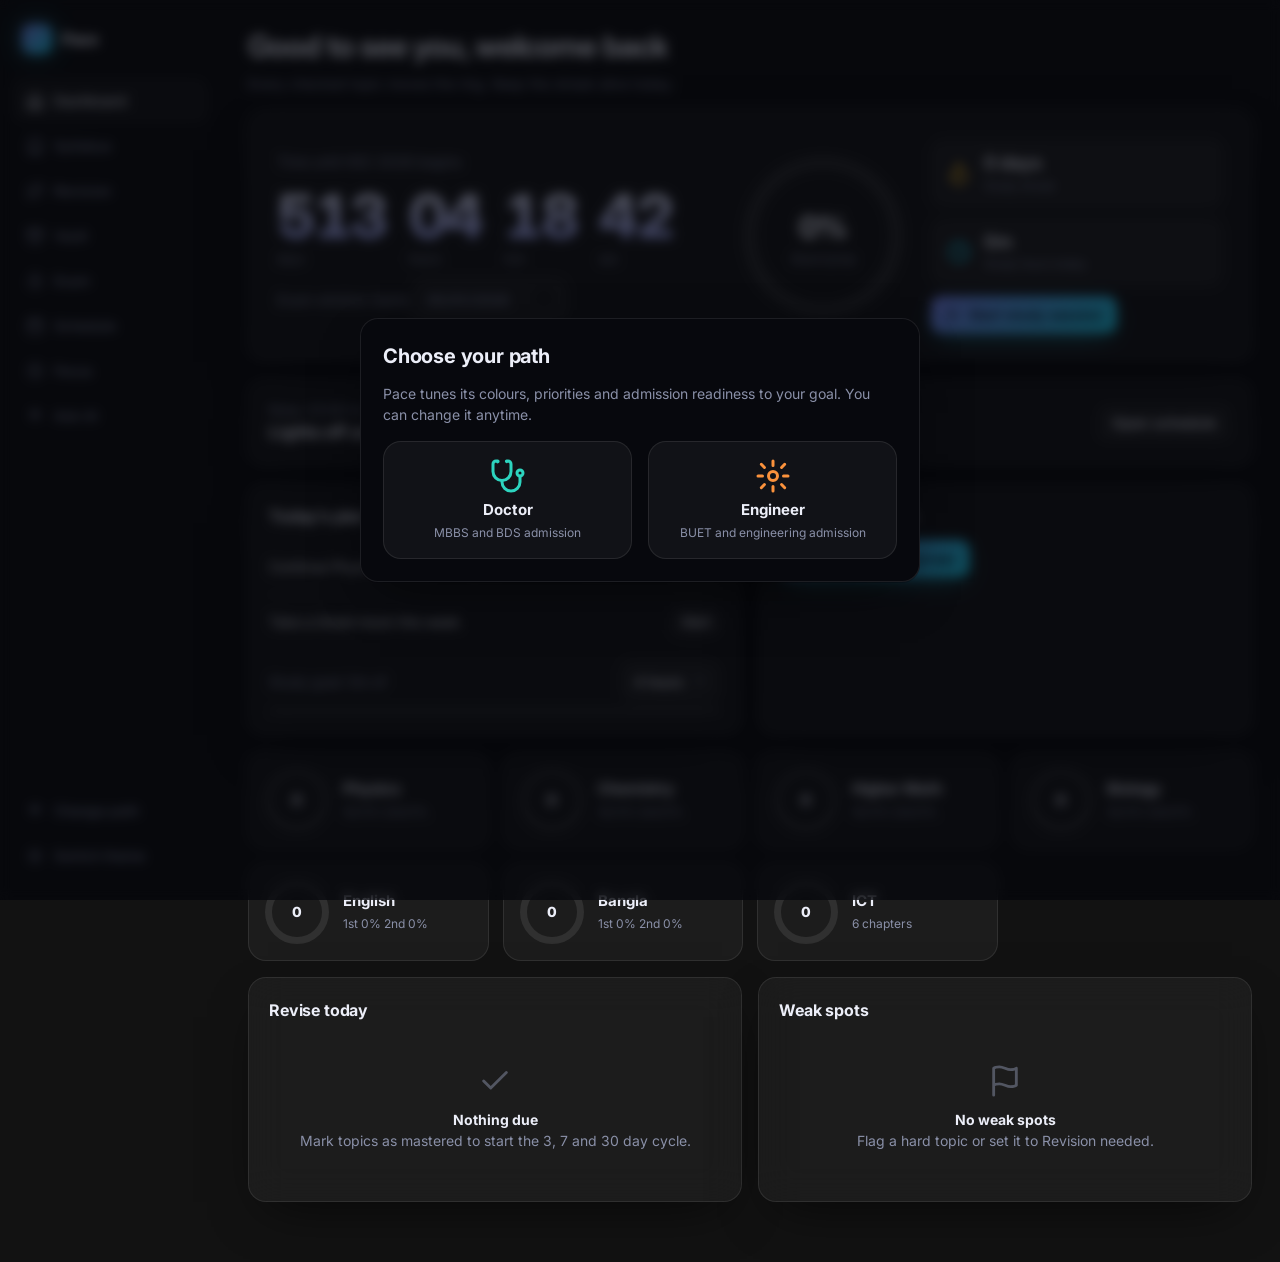
<file: index.html.html>
<!DOCTYPE html>
<html lang="en" data-theme="dark">
<head>
<meta charset="utf-8">
<meta name="viewport" content="width=device-width, initial-scale=1, viewport-fit=cover">
<title>Pace: HSC 2028</title>
<link href="https://fonts.googleapis.com/css2?family=Inter:wght@400;500;600;700;800&display=swap" rel="stylesheet">
<style>
:root{--bg:#07080d;--pan:rgba(255,255,255,.045);--line:rgba(255,255,255,.09);--tx:#eceef8;--mu:#8a90a8;--ind:#818cf8;--mint:#34d399;--cy:#22d3ee;--warn:#fbbf24;--bad:#fb7185;--sh:0 20px 50px -20px rgba(0,0,0,.7);color-scheme:dark;box-sizing:border-box;padding-top:env(safe-area-inset-top,0px);padding-bottom:env(safe-area-inset-bottom,0px)}
:root[data-theme=light]{--bg:#f3f4fb;--pan:rgba(255,255,255,.75);--line:rgba(20,24,60,.11);--tx:#14162b;--mu:#5c617d;--sh:0 20px 40px -24px rgba(30,40,90,.35);color-scheme:light}
*{box-sizing:border-box}html{scroll-padding-top:env(safe-area-inset-top,0px)}
body{margin:0;min-height:100vh;font:14px/1.5 Inter,system-ui,"Noto Sans Bengali",sans-serif;color:var(--tx);background:radial-gradient(60% 45% at 12% -8%,rgba(99,102,241,.3),transparent),radial-gradient(40% 35% at 100% 0,rgba(34,211,238,.15),transparent),radial-gradient(35% 30% at 70% 100%,rgba(52,211,153,.1),transparent),var(--bg);background-attachment:fixed}
button,input,select{font:inherit;color:inherit}button{cursor:pointer}
:focus-visible{outline:2px solid var(--cy);outline-offset:2px}
.shell{display:grid;grid-template-columns:220px minmax(0,1fr);max-width:1280px;margin:auto}
nav{position:sticky;top:0;height:100vh;padding:24px 14px;display:flex;flex-direction:column;gap:4px}
.logo{display:flex;align-items:center;gap:10px;font-weight:800;font-size:16px;letter-spacing:-.02em;padding:0 8px 22px}
.logo i{width:30px;height:30px;border-radius:9px;background:linear-gradient(135deg,var(--ind),var(--cy) 60%,var(--mint));box-shadow:0 0 24px rgba(34,211,238,.45)}
nav button{display:flex;gap:10px;align-items:center;padding:10px 12px;border-radius:10px;border:0;background:none;color:var(--mu);font-weight:500;transition:.2s}
nav button:hover{color:var(--tx)}nav button.on{background:var(--pan);color:var(--tx);box-shadow:inset 0 0 0 1px var(--line)}
.sp{flex:1}
main{padding:24px 28px 60px;min-width:0}
h1{font-size:clamp(22px,3vw,30px);letter-spacing:-.03em;margin:0 0 4px;font-weight:700}h2{font-size:16px;margin:0 0 12px;letter-spacing:-.01em}
.mu{color:var(--mu)}.glass{background:var(--pan);border:1px solid var(--line);border-radius:18px;backdrop-filter:blur(18px);-webkit-backdrop-filter:blur(18px);box-shadow:var(--sh)}
.pad{padding:20px}.row{display:flex;gap:12px;align-items:center;flex-wrap:wrap}.g2{display:grid;grid-template-columns:1fr 1fr;gap:16px}.mt{margin-top:16px}
.hero{display:grid;grid-template-columns:1.5fr auto 1fr;gap:28px;align-items:center;padding:28px;position:relative;overflow:hidden}
.hero:before{content:"";position:absolute;width:340px;height:340px;right:-90px;top:-150px;background:radial-gradient(circle,rgba(99,102,241,.35),transparent 65%);pointer-events:none}
.cd{display:flex;gap:clamp(10px,2vw,22px);margin:14px 0 10px}.cd div{display:flex;flex-direction:column}
.cd b{font-size:clamp(34px,6vw,60px);line-height:1;font-weight:800;letter-spacing:-.04em;font-variant-numeric:tabular-nums;background:linear-gradient(180deg,var(--tx),var(--ind) 130%,var(--cy));-webkit-background-clip:text;background-clip:text;color:transparent}
.cd span{font-size:12px;color:var(--mu);margin-top:4px}
.rg{position:relative;display:grid;place-items:center}.rg div{position:absolute;text-align:center}.rg b{font-size:30px;font-weight:800;letter-spacing:-.03em}.rg span{display:block;font-size:12px;color:var(--mu)}
.an{animation:dash 1.3s cubic-bezier(.2,.8,.2,1)}@keyframes dash{from{stroke-dashoffset:var(--c)}}
.stat{display:flex;gap:12px;align-items:center;padding:12px 14px;border-radius:14px;background:var(--pan);border:1px solid var(--line);margin-bottom:10px}
.stat svg{flex:none}.stat b{font-size:18px;display:block;line-height:1.2}.stat small{color:var(--mu);font-size:12px}
.btn{border:1px solid var(--line);background:var(--pan);border-radius:10px;padding:8px 14px;font-weight:600;display:inline-flex;gap:8px;align-items:center;transition:.2s}
.btn:hover{border-color:var(--ind);transform:translateY(-1px)}.btn.pri{background:linear-gradient(135deg,#6366f1,#22d3ee);border:0;color:#04101a;box-shadow:0 8px 24px -8px rgba(34,211,238,.6)}
.btn.sm{padding:5px 10px;font-size:12px}
.sg{display:grid;grid-template-columns:repeat(auto-fill,minmax(210px,1fr));gap:14px;margin-top:16px}
.sc{padding:16px;display:flex;gap:14px;align-items:center;border:1px solid var(--line);border-radius:18px;background:var(--pan);text-align:left;transition:.25s}
.sc:hover{transform:translateY(-3px);border-color:var(--c);box-shadow:0 14px 34px -16px var(--c)}
.sc b{display:block;font-size:15px}.sc small{color:var(--mu);font-size:12px}
.tabs{display:flex;gap:8px;overflow-x:auto;padding-bottom:6px;margin:14px 0}.tabs button{flex:none;border:1px solid var(--line);background:var(--pan);border-radius:999px;padding:7px 14px;font-weight:500;display:flex;gap:8px;align-items:center}
.tabs button.on{border-color:var(--c,var(--ind));box-shadow:0 0 0 1px var(--c,var(--ind)) inset}.dot{width:8px;height:8px;border-radius:50%;background:var(--c)}
.ch{border:1px solid var(--line);border-radius:14px;margin-bottom:10px;background:var(--pan);overflow:hidden}
.chh{width:100%;display:grid;grid-template-columns:1fr 110px 16px;gap:14px;align-items:center;padding:14px 16px;border:0;background:none;text-align:left}
.bar{height:6px;border-radius:9px;background:var(--line);overflow:hidden}.bar i{display:block;height:100%;border-radius:9px;background:linear-gradient(90deg,var(--ind),var(--cy),var(--mint));transition:width .6s}
.chv{transition:.25s;color:var(--mu)}.ch.o .chv{transform:rotate(90deg)}
.tp{display:none;border-top:1px solid var(--line);padding:6px 16px 10px}.ch.o .tp{display:block;animation:in .25s}@keyframes in{from{opacity:0;transform:translateY(-4px)}}
.cks{display:flex;flex-wrap:wrap;gap:6px;padding:10px 0}.ckc{border:1px solid var(--line);background:none;border-radius:99px;padding:4px 11px;font-size:12px;color:var(--mu);transition:.2s}.ckc.on{background:color-mix(in srgb,var(--mint) 18%,transparent);border-color:var(--mint);color:var(--mint)}
.t{display:flex;align-items:center;gap:10px;padding:8px 0}.t span:first-child{flex:1}
.pill{border:1px solid color-mix(in srgb,var(--c) 45%,transparent);background:color-mix(in srgb,var(--c) 14%,transparent);color:var(--c);border-radius:999px;padding:4px 11px;font-size:12px;font-weight:600;min-width:112px;transition:.2s}
.pill:active{transform:scale(.94)}
.fl{border:0;background:none;color:var(--mu);padding:4px;border-radius:8px}.fl.on{color:var(--bad);background:rgba(251,113,133,.14)}
.seg{display:inline-flex;border:1px solid var(--line);border-radius:10px;padding:3px;background:var(--pan)}.seg button{border:0;background:none;padding:6px 14px;border-radius:8px;color:var(--mu);font-weight:600}.seg button.on{background:var(--ind);color:#080a18}
.it{display:flex;gap:12px;align-items:center;padding:12px 0;border-top:1px solid var(--line)}.it:first-of-type{border-top:0}.it>div{flex:1;min-width:0}
.tag{font-size:11px;padding:2px 8px;border-radius:99px;border:1px solid var(--line);color:var(--mu);margin-right:4px;display:inline-block;margin-top:4px}
.empty{text-align:center;padding:30px 14px;color:var(--mu)}.empty svg{opacity:.5;margin-bottom:6px}
.tw{overflow-x:auto}table{border-collapse:collapse;width:100%;min-width:560px}th,td{padding:8px 6px;text-align:center;border-bottom:1px solid var(--line);font-size:12px}td:first-child,th:first-child{text-align:left;font-weight:500;position:sticky;left:0;background:color-mix(in srgb,var(--bg) 88%,transparent)}
.ck{width:26px;height:26px;border-radius:8px;border:1px solid var(--line);background:none;color:transparent;transition:.2s}.ck.on{background:var(--mint);border-color:var(--mint);color:#04140d}
.big{font-size:clamp(48px,10vw,84px);font-weight:800;letter-spacing:-.05em;font-variant-numeric:tabular-nums;text-align:center;margin:10px 0}
select,input[type=number],input[type=date],#q{background:var(--pan);border:1px solid var(--line);border-radius:10px;padding:8px 10px}
.msgs{display:flex;flex-direction:column;gap:12px;min-height:260px;max-height:52vh;overflow-y:auto;padding:4px}
.m{max-width:88%;padding:12px 14px;border-radius:14px;border:1px solid var(--line)}.m.u{align-self:flex-end;background:linear-gradient(135deg,rgba(99,102,241,.35),rgba(34,211,238,.2))}.m.a{background:var(--pan)}.m ul{margin:0;padding-left:18px}.m li{margin:3px 0}
.sk{background:linear-gradient(90deg,var(--pan),var(--line),var(--pan));background-size:200% 100%;animation:sh 1.2s infinite;border-radius:16px}@keyframes sh{to{background-position:-200% 0}}
.ov{position:fixed;inset:0;background:rgba(3,4,10,.65);backdrop-filter:blur(6px);display:grid;place-items:center;z-index:50;padding:16px;animation:fd .2s}@keyframes fd{from{opacity:0}}
.md{width:min(380px,100%);padding:22px;background:var(--bg);animation:pop .28s cubic-bezier(.2,.9,.3,1.2)}@keyframes pop{from{transform:scale(.92) translateY(10px);opacity:0}}
[data-tip]{position:relative}[data-tip]:hover:after{content:attr(data-tip);position:absolute;bottom:calc(100% + 6px);left:50%;transform:translateX(-50%);background:#0b0d18;color:#fff;border:1px solid rgba(255,255,255,.15);padding:4px 9px;border-radius:7px;font-size:11px;white-space:nowrap;pointer-events:none;z-index:30}
@media(max-width:900px){.hero{grid-template-columns:1fr;justify-items:start}.g2{grid-template-columns:1fr}}
@media(max-width:820px){.shell{display:block}nav{position:fixed;top:auto;left:0;right:0;bottom:0;height:auto;flex-direction:row;justify-content:space-around;padding:6px 6px calc(6px + env(safe-area-inset-bottom,0px));background:color-mix(in srgb,var(--bg) 82%,transparent);backdrop-filter:blur(18px);-webkit-backdrop-filter:blur(18px);border-top:1px solid var(--line);z-index:20}nav button{flex-direction:column;font-size:10px;gap:2px;padding:6px 4px}.logo,.sp,nav .th{display:none}main{padding:16px 14px 100px}.chh{grid-template-columns:1fr 60px 16px}.pill{min-width:92px}}
:root[data-track=doc]{--ind:#2dd4bf;--cy:#7dd3fc;--mint:#4ade80;--warn:#fb7185;--g1:45,212,191;--g2:56,189,248}:root[data-track=eng]{--ind:#fb923c;--cy:#38bdf8;--warn:#fde047;--g1:251,146,60;--g2:56,189,248}
:root[data-track=doc]:not([data-theme=light]){--bg:#03100f}:root[data-track=eng]:not([data-theme=light]){--bg:#0c0a09}
:root[data-track] body{background:radial-gradient(60% 45% at 12% -8%,rgba(var(--g1),.28),transparent),radial-gradient(40% 35% at 100% 0,rgba(var(--g2),.14),transparent),radial-gradient(35% 30% at 70% 100%,rgba(var(--g2),.08),transparent),var(--bg);background-attachment:fixed}
:root[data-track] .hero:before{background:radial-gradient(circle,rgba(var(--g1),.35),transparent 65%)}:root[data-track] .btn.pri,:root[data-track] .logo i{background:linear-gradient(135deg,var(--ind),var(--cy))}
select,input[type=number],input[type=date],input[type=time],input.fi,#q{appearance:none;-webkit-appearance:none;background-color:var(--pan);border:1px solid var(--line);border-radius:12px;padding:9px 13px;font-weight:500;transition:.2s;min-height:40px}
select{padding-right:36px;cursor:pointer;background-image:url("data:image/svg+xml;utf8,<svg xmlns='http://www.w3.org/2000/svg' width='14' height='14' viewBox='0 0 24 24' fill='none' stroke='%238a90a8' stroke-width='2.5' stroke-linecap='round' stroke-linejoin='round'><path d='m6 9 6 6 6-6'/></svg>");background-repeat:no-repeat;background-position:right 13px center}
select:hover,input:hover{border-color:color-mix(in srgb,var(--ind) 60%,var(--line))}select:focus,input:focus{outline:0;border-color:var(--ind);box-shadow:0 0 0 3px color-mix(in srgb,var(--ind) 24%,transparent)}option{background:#12141c;color:#eceef8}
:root:not([data-theme=light]) input::-webkit-calendar-picker-indicator{filter:invert(1)}input::-webkit-calendar-picker-indicator{opacity:.6;cursor:pointer}
.chips{display:flex;flex-wrap:wrap;gap:6px}.ck:disabled{opacity:.35;cursor:not-allowed}.cur{background:linear-gradient(90deg,color-mix(in srgb,var(--ind) 16%,transparent),transparent);border-left:2px solid var(--ind);padding-left:10px}
.hero>*{position:relative;z-index:1}.hero>.deco{position:absolute;z-index:0;right:-6px;bottom:-14px;width:min(340px,80%);opacity:.9;pointer-events:none}.deco svg{width:100%;height:auto;display:block}
.ecg{stroke-dasharray:420;animation:ecg 3.4s linear infinite}@keyframes ecg{from{stroke-dashoffset:420}to{stroke-dashoffset:-420}}.gear{transform-box:fill-box;transform-origin:center;animation:spin 48s linear infinite}@keyframes spin{to{transform:rotate(360deg)}}
:root[data-track=eng] body:before,:root[data-track=doc] body:before{content:"";position:fixed;inset:0;z-index:-1;pointer-events:none;-webkit-mask-image:radial-gradient(75% 60% at 50% 0,#000,transparent);mask-image:radial-gradient(75% 60% at 50% 0,#000,transparent)}
:root[data-track=eng] body:before{background-image:linear-gradient(rgba(var(--g1),.06) 1px,transparent 1px),linear-gradient(90deg,rgba(var(--g1),.06) 1px,transparent 1px);background-size:44px 44px}:root[data-track=doc] body:before{background-image:radial-gradient(rgba(var(--g1),.2) 1px,transparent 1.6px);background-size:26px 26px}
@media(max-width:820px){nav button{font-size:9px;padding:6px 1px;min-width:0}}
@media(prefers-reduced-motion:reduce){*{animation:none!important;transition:none!important}}
</style>
</head>
<body>
<div class="shell">
<nav>
<div class="logo"><i></i>Pace</div>
<button data-a="v" data-v="home" data-ic="home">Dashboard</button>
<button data-a="v" data-v="syl" data-ic="book">Syllabus</button>
<button data-a="v" data-v="rev" data-ic="repeat">Revision</button>
<button data-a="v" data-v="vault" data-ic="archive">Vault</button>
<button data-a="v" data-v="mock" data-ic="timer">Exam</button>
<button data-a="v" data-v="plan" data-ic="cal">Schedule</button>
<button data-a="v" data-v="focus" data-ic="clock">Focus</button>
<button data-a="v" data-v="ai" data-ic="spark">Ask AI</button>
<div class="sp"></div>
<button class="th" data-a="track" data-t="" data-ic="spark">Change path</button><button class="th" data-a="theme" data-ic="sun">Switch theme</button>
</nav>
<main id="app"></main>
</div>
<div id="mod"></div><div id="trk"></div>
<script>
const $=s=>document.querySelector(s),DAY=864e5,pad=n=>String(n).padStart(2,'0');
const IC={home:'<path d="m3 9 9-7 9 7v11a2 2 0 0 1-2 2H5a2 2 0 0 1-2-2z"/><path d="M9 22V12h6v10"/>',book:'<path d="M4 19.5v-15A2.5 2.5 0 0 1 6.5 2H20v20H6.5a2.5 2.5 0 0 1 0-5H20"/>',repeat:'<path d="m17 2 4 4-4 4"/><path d="M3 11v-1a4 4 0 0 1 4-4h14"/><path d="m7 22-4-4 4-4"/><path d="M21 13v1a4 4 0 0 1-4 4H3"/>',archive:'<rect width="20" height="5" x="2" y="3" rx="1"/><path d="M4 8v11a2 2 0 0 0 2 2h12a2 2 0 0 0 2-2V8M10 12h4"/>',timer:'<path d="M10 2h4M12 14l3-3"/><circle cx="12" cy="14" r="8"/>',spark:'<path d="m12 3 1.9 5.1L19 10l-5.1 1.9L12 17l-1.9-5.1L5 10l5.1-1.9z"/>',flame:'<path d="M8.5 14.5A2.5 2.5 0 0 0 11 12c0-1.4-.5-2-1-3-1.1-2.1-.2-4 2-6 .5 2.5 2 4.9 4 6.5 2 1.6 3 3.5 3 5.5a7 7 0 1 1-14 0c0-1.2.4-2.4 1-3a2.5 2.5 0 0 0 2.5 2.5z"/>',flag:'<path d="M4 15s1-1 4-1 5 2 8 2 4-1 4-1V3s-1 1-4 1-5-2-8-2-4 1-4 1zM4 22v-7"/>',play:'<path d="m6 3 14 9-14 9z"/>',pause:'<path d="M6 4h4v16H6zM14 4h4v16h-4z"/>',sun:'<circle cx="12" cy="12" r="4"/><path d="M12 2v2M12 20v2M4.9 4.9l1.4 1.4M17.7 17.7l1.4 1.4M2 12h2M20 12h2M4.9 19.1l1.4-1.4M17.7 6.3l1.4-1.4"/>',send:'<path d="m22 2-7 20-4-9-9-4z"/><path d="M22 2 11 13"/>',chev:'<path d="m9 18 6-6-6-6"/>',clock:'<circle cx="12" cy="12" r="9"/><path d="M12 7v5l3 2"/>',check:'<path d="M20 6 9 17l-5-5"/>',inbox:'<path d="M22 12h-6l-2 3h-4l-2-3H2"/><path d="M5.5 5.1 2 12v6a2 2 0 0 0 2 2h16a2 2 0 0 0 2-2v-6l-3.5-6.9A2 2 0 0 0 16.7 4H7.3a2 2 0 0 0-1.8 1.1z"/>'};
const ic=(n,z=18,c='currentColor')=>`<svg width="${z}" height="${z}" viewBox="0 0 24 24" fill="none" stroke="${c}" stroke-width="2" stroke-linecap="round" stroke-linejoin="round">${IC[n]}</svg>`;
const TS={a:'Theory|Math problems|Board MCQs|CQ writing',b:'Theory|Diagrams & terms|Board MCQs|CQ writing',c:'Theory|Practical & coding|Board MCQs|CQ writing',d:'Rules & concepts|Practice sets|Board MCQs|Writing practice'};
const SUBJ=[
{id:'phy',n:'Physics',s:'Phy',c:'#818cf8',t:'a',p:['Physical World & Measurement|Vectors|Dynamics|Newtonian Mechanics|Work, Energy & Power|Gravitation|Structural Properties of Matter|Periodic Motion|Waves|Ideal Gas & Kinetic Theory','Thermodynamics|Static Electricity|Current Electricity|Magnetic Effects & Magnetism|Electromagnetic Induction & AC|Geometrical Optics|Physical Optics|Introduction to Modern Physics|Atomic Model & Nuclear Physics|Semiconductors & Electronics|Astronomy']},
{id:'che',n:'Chemistry',s:'Chem',c:'#34d399',t:'a',p:['Laboratory Safety|Qualitative Chemistry|Periodic Properties & Chemical Bonding|Chemical Changes|Vocational Chemistry','Environmental Chemistry|Organic Chemistry|Quantitative Chemistry|Electrochemistry|Economic Chemistry']},
{id:'mat',n:'Higher Math',s:'Math',c:'#22d3ee',t:'a',p:['Matrices & Determinants|Vectors|Straight Lines|Circles|Permutation & Combination|Trigonometric Ratios of Associated Angles|Trigonometric Functions & Equations|Functions & Graphs|Differentiation|Integration','Real Numbers & Inequalities|Complex Numbers|Polynomials & Equations|Binomial Expansion|Conics|Inverse Trigonometric Functions|Statics|Dynamics|Probability']},
{id:'bio',n:'Biology',s:'Bio',c:'#a3e635',t:'b',p:['Cell & its Structure|Cell Division|Cell Chemistry|Microbes|Algae & Fungi|Bryophyta & Pteridophyta|Angiosperms & Tissues|Plant Physiology|Plant Reproduction|Biotechnology','Animal Diversity|Digestion & Absorption|Blood & Circulation|Respiration & Excretion|Locomotion|Coordination & Nervous System|Reproduction & Development|Genetics & Evolution|Immunity|Animal Behaviour']},
{id:'eng',n:'English',s:'Eng',c:'#f0abfc',t:'d',p:['Reading Comprehension|Vocabulary & Cloze Tests|Seen Comprehension|Paragraph & Dialogue|Letters & Applications','Grammar: Tenses & Voice|Grammar: Transformation|Completing Sentences|Report & Newspaper Writing|Composition & Translation']},
{id:'ban',n:'Bangla',s:'Ban',c:'#fb923c',t:'d',p:['Prose|Poetry|Novel|Drama|Short Stories','Grammar & Phonetics|Word Formation & Idioms|Correct Spelling|Letters & Applications|Composition & Summary']},
{id:'ict',n:'ICT',s:'ICT',c:'#60a5fa',t:'c',p:['ICT in Global Context|Communication Systems & Networking|Number Systems & Digital Devices|Web Design & HTML','Programming Language (C)|Database Management']}];
TS.e='Concepts & rules|Practice sets|Board MCQs|CQ & writing';
const LS={},CK=['Class done','Book practice','Question bank','Revision','Exam given','CQ','MCQ','Short questions'],ckn=c=>CK.filter((_,b)=>(S.ck[c]>>b)&1).length,sp=id=>SUBJ.find(s=>s.id==id);
const EN=[['Myths and Literature','Myths of Bengal; Icarus; The Legend of Gazi; Khona'],['Education and Life','The Parrot’s Tale; Education and Technology; Children in School; Civic Engagement'],['Art and Craft','What is Beauty; Folk Music; Art; Craft'],['History','July Uprising: A Transformative Movement; Transformative Speeches; Great Women'],['Human Rights','Are We Aware of These Rights-I; Are We Aware of These Rights-II; Rights to Health and Education; Coal Miners; Frederick Douglass'],['Dreams','What is a Dream; Dreams in Literature'],['Youthful Achievers','Brojen Das: On Crossing the English Channel; Scaling a Mountain Peak; The Unbeaten Girls'],['Relationships','Family Relationship; Warmth in Relationships; A Mother in Mannville; Love']];
const bg=(s,t)=>s.split(';').map(x=>x.split('/')).map(([a,b])=>[t+a,b]);
const BN=[...bg('বাঙ্গালার নব্য লেখকদিগের প্রতি নিবেদন/বঙ্কিমচন্দ্র চট্টোপাধ্যায়;অপরিচিতা/রবীন্দ্রনাথ ঠাকুর;সাহিত্যে খেলা/প্রমথ চৌধুরী;বিলাসী/শরৎচন্দ্র চট্টোপাধ্যায়;অর্ধাঙ্গী/রোকেয়া সাখাওয়াত হোসেন;যৌবনের গান/কাজী নজরুল ইসলাম;জীবন ও বৃক্ষ/মোতাহের হোসেন চৌধুরী;গন্তব্য কাবুল/সৈয়দ মুজতবা আলী;মাসি-পিসি/মানিক বন্দ্যোপাধ্যায়;কপিলদাস মুর্মুর শেষ কাজ/শওকত আলী;নেকলেস/গী দ্য মোপাসাঁ;রেইনকোট/আখতারুজ্জামান ইলিয়াস','গদ্য: '),...bg('ঋতু বর্ণন/আলাওল;বিভীষণের প্রতি মেঘনাদ/মাইকেল মধুসূদন দত্ত;সোনার তরী/রবীন্দ্রনাথ ঠাকুর;বিদ্রোহী/কাজী নজরুল ইসলাম;সুচেতনা/জীবনানন্দ দাশ;প্রতিদান/জসীমউদ্দীন;তাহারেই পড়ে মনে/সুফিয়া কামাল;পদ্মা/ফররুখ আহমদ;আঠারো বছর বয়স/সুকান্ত ভট্টাচার্য;ফেব্রুয়ারি ১৯৬৯/শামসুর রাহমান;আমি কিংবদন্তির কথা বলছি/আবু জাফর ওবায়দুল্লাহ;প্রত্যাবর্তনের লজ্জা/আল মাহমুদ','কবিতা: '),...bg('লালসালু/সৈয়দ ওয়ালীউল্লাহ','উপন্যাস: '),...bg('সিরাজ-উদ-দৌলা/সিকান্দার আবু জাফর','নাটক: ')];
sp('mat').p=['Matrices & Determinants|Vectors|Straight Lines|Circles|Permutation & Combination|Trigonometric Ratios|Trigonometric Ratios of Associated Angles|Functions & Graphs|Differentiation|Integration','Real Numbers & Inequalities|Linear Programming|Complex Numbers|Polynomials & Polynomial Equations|Binomial Expansion|Conic Sections|Inverse Trigonometric Functions & Trigonometric Equations|Statics|Motion of a Particle in a Plane|Measures of Dispersion & Probability'];
sp('bio').p=['Cell & its Structure|Cell Division|Cell Chemistry|Microbes|Algae & Fungi|Bryophyta & Pteridophyta|Gymnosperms & Angiosperms|Tissue & Tissue System|Plant Physiology|Plant Reproduction|Biotechnology|Environment, Distribution & Conservation','Animal Diversity & Classification|Animal Identity|Digestion & Absorption|Blood & Circulation|Gas Exchange|Waste & Excretion|Locomotion & Movement|Coordination & Control|Continuity of Human Life|Human Defence|Genetics & Evolution|Animal Behaviour'];
sp('ict').p=['ICT: Bangladesh & Global Perspective|Communication Systems & Networking|Number Systems & Digital Devices|Web Design & HTML|Programming Language|Database Management System'];
sp('eng').p[1]='Articles|Special Phrases & Words|Completing Sentences|Right Form of Verbs & Subject-Verb Agreement|Changing of Sentences|Narration|Modifiers|Synonyms, Antonyms, Connectors & Affixes|Paragraph Writing|Report Writing|Application & Letter Writing|Dialogue Writing|Composition & Essay Writing';
for(let i=0;i<13;i++)LS['eng.1.'+i]=i<8?'Part A: Grammar (usually about 60 marks)':'Part B: Composition (usually about 40 marks)';
sp('eng').p[0]=EN.map(u=>u[0]).join('|');sp('eng').t='e';sp('ban').p[0]=BN.map(x=>x[0]).join('|');sp('ban').t='e';sp('ban').p[1]='উচ্চারণ নিয়ম|বানান নিয়ম|ব্যাকরণিক শব্দশ্রেণি|শব্দ গঠন (উপসর্গ, সমাস)|বাক্য তত্ত্ব|ব্যাকরণিক সংশোধন|পারিভাষিক শব্দ ও অনুবাদ|দিনলিপি ও প্রতিবেদন|ই-মেইল ও আবেদনপত্র|সারাংশ ও সারসংক্ষেপ|ভাবসম্প্রসারণ|সংলাপ ও ক্ষুদে গল্প|প্রবন্ধ রচনা';for(let i=0;i<13;i++)LS['ban.1.'+i]=i<6?'ব্যাকরণ অংশ (৩০ নম্বর)':'নির্মিতি অংশ (৭০ নম্বর)';
EN.forEach((u,i)=>LS['eng.0.'+i]='Lessons: '+u[1]);BN.forEach((x,i)=>LS['ban.0.'+i]='লেখক: '+x[1]);
const ALL=[];SUBJ.forEach(s=>s.p.forEach((x,p)=>x.split('|').forEach((ch,i)=>TS[s.t].split('|').forEach((tn,j)=>ALL.push({k:`${s.id}.${p}.${i}.${j}`,c:`${s.id}.${p}.${i}`,s,p,i,j,ch,tn})))));
const SUB=Object.fromEntries(SUBJ.map(s=>[s.id,s]));
const ST=['Not started','In progress','Revision needed','Mastered'],SC=['var(--mu)','var(--cy)','var(--warn)','var(--ind)'],W=[0,.4,.7,1],GAP=[3,7,30];
SC[3]='var(--mint)';
const BD=['Dhaka','Rajshahi','Cumilla','Jashore','Chattogram','Barishal','Sylhet','Dinajpur','Mymensingh','Notre Dame College','Dhaka College','Holy Cross College','Viqarunnisa Noon'];
const KB=[['newton|force|inertia','- First law: a body stays at rest or in uniform motion unless a net force acts.\n- Second law: F = ma (net force equals rate of change of momentum).\n- Third law: action and reaction are equal, opposite and act on different bodies.'],['ohm|resistance|current','- Ohm’s law: V = IR at constant temperature.\n- Series: R = R1 + R2. Parallel: 1/R = 1/R1 + 1/R2.\n- Power: P = VI = I²R = V²/R.'],['sn1|sn2|substitution','- SN1: two steps, carbocation intermediate, rate = k[RX], favoured by 3° halides and polar protic solvents.\n- SN2: one step, backside attack with inversion, rate = k[RX][Nu], favoured by 1° halides.'],['tense|present perfect','- Present perfect = have/has + past participle.\n- Use it for past actions with present relevance (I have finished my notes).\n- Past simple needs a finished time (I finished them yesterday).'],['integra|parts','- ∫u dv = uv − ∫v du.\n- Choose u by LIATE: Log, Inverse trig, Algebraic, Trig, Exponential.\n- Repeat if the new integral still has a product.']];
const defS={st:{},m:{},r:{},d:{},days:{},act:{},pp:{},mocks:[],exam:'2028-05-01',theme:'dark',ck:{},pom:{},goal:4,tk:'',pc:{f:25,s:5,l:15,n:4,g:8},ex:{},bd:{},sch:[],wt:{}};
let S=(()=>{try{return Object.assign({},defS,JSON.parse(localStorage.getItem('hsc28')||'{}'))}catch(e){return {...defS}}})();
const save=()=>{try{localStorage.setItem('hsc28',JSON.stringify(S))}catch(e){}};
const dk=(d=new Date())=>d.getFullYear()+'-'+pad(d.getMonth()+1)+'-'+pad(d.getDate());
const esc=t=>String(t).replace(/[&<>"]/g,c=>({'&':'&amp;','<':'&lt;','>':'&gt;','"':'&quot;'}[c]));
let view='home',sub='phy',pp=0,open={},vy=2025,mk={s:'phy',dur:60,left:3600,run:false,el:0},msgs=[],ses=false,last=Date.now(),modal=null,boot=true,tc=0;
const CH={};ALL.forEach(t=>(CH[t.c]=CH[t.c]||[]).push(t));
const cpr=c=>{const a=CH[c];return .6*a.reduce((x,t)=>x+W[S.st[t.k]||0],0)/a.length+.4*ckn(c)/8};
const prog=f=>{const cs=Object.keys(CH).filter(c=>!f||f(CH[c][0]));return cs.length?cs.reduce((x,c)=>x+cpr(c),0)/cs.length:0};
const streak=()=>{let n=0,d=new Date();if(!S.act[dk(d)])d=new Date(Date.now()-DAY);while(S.act[dk(d)]){n++;d=new Date(d-DAY)}return n};
const fh=s=>{s=Math.floor(s);return s>=3600?Math.floor(s/3600)+'h '+pad(Math.floor(s/60)%60)+'m':Math.floor(s/60)+'m'};
const ft=s=>{s=Math.ceil(s);return pad(Math.floor(s/60))+':'+pad(s%60)};
function ring(p,z=150,w=12,an=0){const r=(z-w)/2,c=+(2*Math.PI*r).toFixed(1),h=z/2;return `<svg width="${z}" height="${z}" viewBox="0 0 ${z} ${z}"><defs><linearGradient id="g${z}" x1="0" y1="0" x2="1" y2="1"><stop offset="0" style="stop-color:var(--ind)"/><stop offset=".55" style="stop-color:var(--cy)"/><stop offset="1" style="stop-color:var(--mint)"/></linearGradient></defs><circle cx="${h}" cy="${h}" r="${r}" fill="none" stroke="var(--line)" stroke-width="${w}"/><circle class="${an?'an':''}" style="--c:${c}" cx="${h}" cy="${h}" r="${r}" fill="none" stroke="url(#g${z})" stroke-width="${w}" stroke-linecap="round" stroke-dasharray="${c}" stroke-dashoffset="${c*(1-p)}" transform="rotate(-90 ${h} ${h})"/></svg>`}
function dueInfo(){const now=Date.now(),d={},u={};ALL.forEach(t=>{if(S.st[t.k]!=3||!S.m[t.k])return;const r=S.r[t.k]||0;if(r>2)return;const du=S.m[t.k]+GAP[r]*DAY,g=du<=now?d:u,o=g[t.c]=g[t.c]||{t,ks:[],du,r};o.ks.push(t.k);o.du=Math.min(o.du,du);o.r=Math.min(o.r,r)});return{d:Object.values(d),u:Object.values(u).sort((a,b)=>a.du-b.du)}}
function weakInfo(){const g={};ALL.forEach(t=>{if(S.st[t.k]==2||S.d[t.k]){const o=g[t.c]=g[t.c]||{t,n:[]};o.n.push(t.tn)}});return Object.values(g)}
function mockAvg(){const g={};S.mocks.forEach(m=>{const o=g[m.s]=g[m.s]||{n:0,p:0};o.n++;o.p+=m.sc/m.tot*100});return Object.entries(g).map(([s,o])=>({s,n:o.n,a:o.p/o.n}))}
const lbl=t=>`${t.s.n} ${t.p?'2nd':'1st'} paper: ${t.ch}`;
const empty=(i,t,s)=>`<div class="empty">${ic(i,34)}<div><b style="color:var(--tx)">${t}</b></div><div>${s}</div></div>`;
const skel=()=>`<div class="sk" style="height:200px"></div><div class="sg">${'<div class="sk" style="height:96px"></div>'.repeat(7)}</div>`;
function home(){const o=prog(),dd=dueInfo().d,w=weakInfo(),ms=ALL.filter(t=>S.st[t.k]==3).length;
return `<h1>${S.tk=='doc'?'Future doctor':S.tk=='eng'?'Future engineer':'Good to see you'}, welcome back</h1><p class="mu" style="margin:0 0 16px">Every checked topic moves the ring. Keep the streak alive today.</p>
<section class="hero glass"><div class="deco">${trackArt()}</div><div><div class="mu">Time until HSC 2028 begins</div><div class="cd">${[['d','days'],['h','hours'],['m','min'],['s','sec']].map(([u,l])=>`<div><b id="cd-${u}">--</b><span>${l}</span></div>`).join('')}</div>
<label class="mu">Exam window starts <input type="date" id="exam" value="${S.exam}" min="2027-01-01"></label></div>
<div class="rg">${ring(o,160,13,boot)}<div><b>${Math.round(o*100)}%</b><span>Board prep</span></div></div>
<div><div class="stat">${ic('flame',26,'var(--warn)')}<div><b>${streak()} day${streak()==1?'':'s'}</b><small>Study streak</small></div></div>
<div class="stat">${ic('clock',26,'var(--cy)')}<div><b id="hrs">0m</b><small>Study hours today</small></div></div>
<button class="btn ${ses?'':'pri'}" data-a="ses" data-tip="Counts toward your streak">${ic(ses?'pause':'play',16)}${ses?'Stop session':'Start study session'}</button></div></section>
${nowCard()}${smart()}<div class="sg">${SUBJ.map(s=>`<button class="sc" style="--c:${s.c}" data-a="open" data-s="${s.id}"><span class="rg">${ring(prog(t=>t.s==s),64,7)}<div><b style="font-size:14px">${Math.round(prog(t=>t.s==s)*100)}</b></div></span><span><b>${s.n}</b><small>${s.p.length>1?`1st ${Math.round(prog(t=>t.s==s&&!t.p)*100)}%  2nd ${Math.round(prog(t=>t.s==s&&t.p)*100)}%`:`${s.p[0].split('|').length} chapters`}</small></span></button>`).join('')}</div>
<div class="g2 mt"><div class="glass pad"><h2>Revise today</h2>${dd.length?`<p style="margin:0 0 10px"><b style="font-size:26px">${dd.length}</b> chapter${dd.length>1?'s':''} due for spaced revision.</p><button class="btn sm" data-a="v" data-v="rev">Open revision queue</button>`:empty('check','Nothing due','Mark topics as mastered to start the 3, 7 and 30 day cycle.')}</div>
<div class="glass pad"><h2>Weak spots</h2>${w.length?`<p style="margin:0 0 10px"><b style="font-size:26px">${w.length}</b> chapter${w.length>1?'s':''} flagged. ${ms} topics mastered so far.</p><button class="btn sm" data-a="v" data-v="rev">See weak spots</button>`:empty('flag','No weak spots','Flag a hard topic or set it to Revision needed.')}</div></div>`}
function syl(){const s=SUB[sub],chs=s.p[pp].split('|');
return `<h1>Syllabus matrix</h1><p class="mu" style="margin:0">Tap a status to cycle: not started, in progress, revision needed, mastered.</p>
<div class="tabs">${SUBJ.map(x=>`<button style="--c:${x.c}" class="${x.id==sub?'on':''}" data-a="sub" data-s="${x.id}"><i class="dot"></i>${x.n} <span class="mu">${Math.round(prog(t=>t.s==x)*100)}%</span></button>`).join('')}</div>
<div class="row" style="justify-content:space-between;margin-bottom:12px"><div class="seg" style="${s.p.length>1?'':'display:none'}"><button class="${pp?'':'on'}" data-a="pp" data-p="0">1st paper</button><button class="${pp?'on':''}" data-a="pp" data-p="1">2nd paper</button></div><span class="mu">${Math.round(prog(t=>t.s==s&&t.p==pp)*100)}% of this paper</span></div>
${chs.map((ch,i)=>{const c=`${s.id}.${pp}.${i}`,ts=ALL.filter(t=>t.c==c),pr=cpr(c);
return `<div class="ch ${open[c]?'o':''}"><button class="chh" data-a="ch" data-c="${c}"><span><b>${i+1}. ${esc(ch)}</b> <small class="mu">${ckn(c)}/8 checks</small></span><span class="bar"><i style="width:${pr*100}%"></i></span><span class="chv">${ic('chev',16)}</span></button><div class="tp">${LS[c]?`<div class="mu" style="padding:10px 0 0;font-size:12px">${esc(LS[c])}</div>`:''}<div class="cks">${CK.map((n,b)=>`<button class="ckc ${(S.ck[c]>>b)&1?'on':''}" data-a="ckc" data-c="${c}" data-b="${b}">${n}</button>`).join('')}</div>${ts.map(t=>{const v=S.st[t.k]||0;return `<div class="t"><span>${t.tn}</span><button class="fl ${S.d[t.k]?'on':''}" data-a="flag" data-k="${t.k}" data-tip="Mark as difficult">${ic('flag',16)}</button><button class="pill" style="--c:${SC[v]}" data-a="cyc" data-k="${t.k}">${ST[v]}</button></div>`}).join('')}</div></div>`}).join('')}`}
function rev(){const di=dueInfo(),w=weakInfo(),ma=mockAvg().filter(x=>x.a<50);
const row=(o,x)=>`<div class="it"><div><b>${esc(lbl(o.t))}</b><br><span class="tag">${x}</span><span class="tag">${o.ks.length} topic${o.ks.length>1?'s':''}</span></div>${o.du<=Date.now()?`<button class="btn sm" data-a="rv" data-ks="${o.ks.join(',')}">Revised</button>`:''}</div>`;
return `<h1>Smart revision</h1><p class="mu" style="margin:0 0 16px">Mastered topics return after 3, 7 and 30 days so they stick.</p><div class="g2">
<div class="glass pad"><h2>Due now</h2>${di.d.length?di.d.map(o=>row(o,['3-day','7-day','30-day'][o.r]+' review')).join(''):empty('check','All caught up','Nothing is due for revision right now.')}
<h2 class="mt">Coming up</h2>${di.u.length?di.u.slice(0,8).map(o=>row(o,'in '+Math.max(1,Math.ceil((o.du-Date.now())/DAY))+' day(s)')).join(''):'<div class="mu">No upcoming reviews yet.</div>'}</div>
<div class="glass pad"><h2>Weak spots</h2>${cmHTML()}${ma.map(x=>`<div class="it"><div><b>${SUB[x.s].n} mock average ${Math.round(x.a)}%</b><br><span class="tag">Below 50% over ${x.n} test${x.n>1?'s':''}</span></div></div>`).join('')}${w.length?w.map(o=>`<div class="it"><div><b>${esc(lbl(o.t))}</b><br>${o.n.map(n=>`<span class="tag">${n}</span>`).join('')}</div><button class="btn sm" data-a="go" data-c="${o.t.c}">Open</button></div>`).join(''):(ma.length?'':empty('flag','No weak spots yet','Topics marked Revision needed or flagged as difficult appear here.'))}</div></div>`}
function vault(){const n=BD.length*SUBJ.length;let d=0;BD.forEach(b=>SUBJ.forEach(s=>{if(S.pp[`${vy}|${b}|${s.id}`])d++}));
return `<h1>Past paper vault</h1><p class="mu" style="margin:0 0 14px">Tick each board and college test paper once you have solved it under exam conditions.</p>
<div class="row" style="justify-content:space-between;margin-bottom:12px"><div class="seg">${[2022,2023,2024,2025].map(y=>`<button class="${y==vy?'on':''}" data-a="vy" data-y="${y}">${y}</button>`).join('')}</div><span class="mu">${d} of ${n} done (${Math.round(d/n*100)}%)</span></div>
<div class="glass pad tw"><div class="bar" style="margin-bottom:12px"><i style="width:${d/n*100}%"></i></div><table><tr><th>Board or college</th>${SUBJ.map(s=>`<th style="color:${s.c}">${s.s}</th>`).join('')}</tr>${BD.map(b=>`<tr><td>${b}</td>${SUBJ.map(s=>{const k=`${vy}|${b}|${s.id}`;return `<td><button class="ck ${S.pp[k]?'on':''}" data-a="pv" data-k="${k}" data-tip="${s.n}, ${b} ${vy}">${ic('check',14)}</button></td>`}).join('')}</tr>`).join('')}</table></div>`}
function mock(){const av=mockAvg();
return `<h1>Exam timer</h1><p class="mu" style="margin:0 0 14px">Pick 30 minutes for MCQ or 150 minutes for CQ to match the board pattern, then log your score.</p><div class="g2">
<div class="glass pad"><div class="row"><select id="ms" ${mk.run?'disabled':''}>${SUBJ.map(s=>`<option value="${s.id}" ${s.id==mk.s?'selected':''}>${s.n}</option>`).join('')}</select><select id="md" ${mk.run?'disabled':''}>${[30,60,90,120,150,180].map(m=>`<option value="${m}" ${m==mk.dur?'selected':''}>${m} min</option>`).join('')}</select></div>
<div class="big" id="mt">${ft(mk.left)}</div><div class="row" style="justify-content:center"><button class="btn pri" data-a="mgo">${ic(mk.run?'pause':'play',16)}${mk.run?'Pause':'Start'}</button><button class="btn" data-a="mrs">Reset</button><button class="btn" data-a="mfin">Finish and log score</button></div></div>
<div class="glass pad"><h2>Performance</h2>${av.length?av.map(x=>`<div style="margin-bottom:10px"><div class="row" style="justify-content:space-between"><span>${SUB[x.s].n} <span class="mu">${x.n} test${x.n>1?'s':''}</span></span><b style="color:${x.a<50?'var(--bad)':'var(--mint)'}">${Math.round(x.a)}%</b></div><div class="bar"><i style="width:${x.a}%"></i></div></div>`).join(''):empty('inbox','No mock tests logged','Start a timer, then log your score to see trends.')}</div></div>
<div class="glass pad mt"><h2>Recent attempts</h2>${S.mocks.length?S.mocks.slice(-8).reverse().map(m=>`<div class="it"><div><b>${SUB[m.s].n}</b> <span class="mu">${m.dt}, ${fh(m.sec)}</span></div><b>${m.sc}/${m.tot}</b></div>`).join(''):'<div class="mu">Your attempts will appear here.</div>'}</div>`}
const PD=[S.pc.f,S.pc.s,S.pc.l],pm={mode:0,left:S.pc.f*60,run:false},PN=['Focus','Short break','Long break'];
function beep(){try{const a=new(window.AudioContext||window.webkitAudioContext)(),o=a.createOscillator();o.connect(a.destination);o.frequency.value=880;o.start();setTimeout(()=>o.stop(),400)}catch(e){}}
function pmTick(dt){if(!pm.run||!dt)return;const k=dk(),tot=PD[pm.mode]*60;if(pm.mode==0&&!ses&&!mk.run){S.days[k]=(S.days[k]||0)+dt;if(S.days[k]>=60)S.act[k]=1}pm.left-=dt;const e=document.querySelector('#app .rg circle+circle');if(e&&view=='focus')e.setAttribute('stroke-dashoffset',2*Math.PI*104*Math.max(0,pm.left)/tot);if(pm.left<=0){if(pm.mode==0)S.pom[k]=(S.pom[k]||0)+1;pm.mode=pm.mode==0?((S.pom[k]||0)%S.pc.n==0?2:1):0;pm.left=PD[pm.mode]*60;beep();save();if(view=='focus')render()}}
function fcs(){const tot=PD[pm.mode]*60,wk=[...Array(7)].map((_,i)=>{const d=new Date(Date.now()-(6-i)*DAY);return{l:d.toLocaleDateString('en',{weekday:'short'}),m:(S.days[dk(d)]||0)/60}}),mx=Math.max(60,...wk.map(x=>x.m));
return `<h1>Focus</h1><p class="mu" style="margin:0 0 14px">Pick your own round lengths and a daily round goal. Focus time counts toward your study hours and streak.</p><div class="g2"><div class="glass pad" style="text-align:center"><div class="seg">${PN.map((m,i)=>`<button class="${i==pm.mode?'on':''}" data-a="pmm" data-i="${i}">${m}</button>`).join('')}</div><div class="rg" style="margin:16px 0">${ring(1-pm.left/tot,220,12)}<div><b id="pt" style="font-size:46px;letter-spacing:-.04em;font-variant-numeric:tabular-nums">${ft(pm.left)}</b><span>${PN[pm.mode]}</span></div></div><div class="row" style="justify-content:center"><button class="btn pri" data-a="pmgo">${ic(pm.run?'pause':'play',16)}${pm.run?'Pause':'Start'}</button><button class="btn" data-a="pmrs">Reset</button></div><p class="mu" style="margin:0">Rounds today: <b style="color:var(--tx)">${S.pom[dk()]||0}</b> of ${S.pc.g}</p><div class="bar" style="margin:6px 0 4px"><i style="width:${Math.min(100,(S.pom[dk()]||0)/S.pc.g*100)}%"></i></div><div style="text-align:left">${pcH()}</div></div><div class="glass pad"><h2>Study time, last 7 days</h2><div style="display:flex;gap:10px;align-items:flex-end;height:160px">${wk.map(x=>`<div style="flex:1;text-align:center"><div data-tip="${fh(x.m*60)}" style="height:${Math.max(4,x.m/mx*130)}px;border-radius:8px;background:linear-gradient(180deg,var(--cy),var(--ind))"></div><small class="mu">${x.l}</small></div>`).join('')}</div></div></div>`}
IC.med='<path d="M4.8 2.3A.3.3 0 1 0 5 2H4a2 2 0 0 0-2 2v5a6 6 0 0 0 6 6 6 6 0 0 0 6-6V4a2 2 0 0 0-2-2h-1a.2.2 0 1 0 .3.3"/><path d="M8 15v1a6 6 0 0 0 6 6 6 6 0 0 0 6-6v-4"/><circle cx="20" cy="10" r="2"/>';IC.cog='<circle cx="12" cy="12" r="3"/><path d="M12 2v3M12 19v3M4.2 4.2l2.1 2.1M17.7 17.7l2.1 2.1M2 12h3M19 12h3M4.2 19.8l2.1-2.1M17.7 6.3l2.1-2.1"/>';
const PW={doc:{bio:1.5,che:1.3,phy:1.2,eng:1},eng:{mat:1.5,phy:1.5,che:1.2,eng:1}},VR={bd:BD.slice(0,9),en:['BUET','RUET','KUET','CUET','SUST','MIST','IUT','DUET'],md:['MBBS (DGHS)','BDS (DGHS)','AFMC','Model tests']},VC={bd:SUBJ.map(s=>s.id),en:['phy','che','mat','eng'],md:['bio','che','phy','eng']};let vt='bd';
function trackH(){$('#trk').innerHTML=S.tk?'':`<div class="ov"><div class="md glass" style="width:min(560px,100%)"><h2 style="font-size:20px">Choose your path</h2><p class="mu" style="margin:0 0 16px">Pace tunes its colours, priorities and admission readiness to your goal. You can change it anytime.</p><div class="g2"><button class="sc" style="--c:#2dd4bf;display:block;text-align:center" data-a="track" data-t="doc">${ic('med',36,'#2dd4bf')}<b>Doctor</b><small>MBBS and BDS admission</small></button><button class="sc" style="--c:#fb923c;display:block;text-align:center" data-a="track" data-t="eng">${ic('cog',36,'#fb923c')}<b>Engineer</b><small>BUET and engineering admission</small></button></div></div></div>`}
function smart(){const w=PW[S.tk]||{},rd=S.tk&&PW[S.tk]?(()=>{let a=0,b=0;SUBJ.forEach(s=>{const k=w[s.id];if(k){a+=k*prog(t=>t.s==s);b+=k}});return a/b})():null,di=dueInfo().d[0],it=[];
if(di)it.push([`Revise ${lbl(di.t)}`,di.t.c]);const cs=Object.keys(CH).filter(c=>cpr(c)<1&&(!S.tk||w[CH[c][0].s.id])).sort((a,b)=>cpr(a)-cpr(b));if(cs[0])it.push([`Continue ${lbl(CH[cs[0]][0])}`,cs[0]]);
const left=Object.keys(CH).length*(1-prog()),wk=Math.max(1,((new Date(S.exam+'T10:00:00+06:00')-Date.now())/DAY-60)/7),gs=S.days[dk()]||0;
return `<div class="g2 mt"><div class="glass pad"><h2>Today’s plan</h2>${it.map(([t,c])=>`<div class="it"><div>${esc(t)}</div><button class="btn sm" data-a="go" data-c="${c}">Open</button></div>`).join('')}${S.mocks.some(m=>Date.now()-new Date(m.dt)<7*DAY)?'':`<div class="it"><div>Take a timed mock this week</div><button class="btn sm" data-a="v" data-v="mock">Start</button></div>`}<div class="row" style="justify-content:space-between;margin:12px 0 6px"><span class="mu">Study goal: ${fh(gs)} of</span><select id="goal">${[2,4,6,8].map(h=>`<option value="${h}" ${h==S.goal?'selected':''}>${h} hours</option>`).join('')}</select></div><div class="bar"><i style="width:${Math.min(100,gs/(S.goal*36))}%"></i></div></div><div class="glass pad"><h2>${S.tk=='doc'?'Medical admission readiness':S.tk=='eng'?'Engineering admission readiness':'Choose your path'}</h2>${rd==null?`<button class="btn pri" data-a="track" data-t="">Pick doctor or engineer</button>`:`<div class="row" style="flex-wrap:nowrap"><span class="rg">${ring(rd,96,9)}<div><b style="font-size:20px">${Math.round(rd*100)}%</b></div></span><span class="mu">Weighted toward ${Object.keys(w).map(i=>SUB[i].n).join(', ')}.<br><b style="color:var(--tx)">${(left/wk).toFixed(1)} chapters a week</b> finishes everything two months before the exam.</span></div><button class="btn sm mt" data-a="track" data-t="">Change path</button>`}</div></div>`}
function vlt(){const R=VR[vt],C=VC[vt].map(i=>SUB[i]),n=R.length*C.length;let d=0;R.forEach(b=>C.forEach(s=>{if(S.pp[`${vy}|${b}|${s.id}`])d++}));
return `<h1>Past paper vault</h1><p class="mu" style="margin:0 0 14px">Tick each paper once you have solved it under exam conditions.</p><div class="row" style="justify-content:space-between;margin-bottom:12px"><div class="seg">${[['bd','Boards'],['en','Engineering'],['md','Medical']].map(([k,l])=>`<button class="${vt==k?'on':''}" data-a="vt" data-t="${k}">${l}</button>`).join('')}</div><div class="seg">${[2022,2023,2024,2025].map(y=>`<button class="${y==vy?'on':''}" data-a="vy" data-y="${y}">${y}</button>`).join('')}</div></div><div class="glass pad tw"><span class="mu">${d} of ${n} done (${Math.round(d/n*100)}%)</span><div class="bar" style="margin:8px 0 12px"><i style="width:${d/n*100}%"></i></div><table><tr><th>${vt=='bd'?'Education board':'Admission test'}</th>${C.map(s=>`<th style="color:${s.c}">${s.s}</th>`).join('')}</tr>${R.map(b=>`<tr><td>${b}</td>${C.map(s=>{const k=`${vy}|${b}|${s.id}`;return `<td><button class="ck ${S.pp[k]?'on':''}" data-a="pv" data-k="${k}" data-tip="${s.n}, ${b} ${vy}">${ic('check',14)}</button></td>`}).join('')}</tr>`).join('')}</table></div>`}
IC.cal='<rect width="18" height="18" x="3" y="4" rx="2"/><path d="M16 2v4M8 2v4M3 10h18"/>';
const OPT=[['f','Focus',[15,25,35,45,50,60]],['s','Break',[5,10,15]],['l','Long break',[15,20,30]],['n','Rounds before a long break',[2,3,4,6]],['g','Daily round goal',[4,6,8,10,12]]];
const pcH=()=>OPT.map(([k,l,v])=>`<div style="margin-top:12px"><div class="mu" style="font-size:12px;margin-bottom:6px">${l}</div><div class="chips">${v.map(x=>`<button class="ckc ${S.pc[k]==x?'on':''}" data-a="pcs" data-o="${k}" data-n="${x}">${x}${k=='n'||k=='g'?'':' min'}</button>`).join('')}</div></div>`).join('');
const chOpts=()=>Object.keys(CH).filter(c=>c.startsWith(mk.s+'.')).map(c=>`<option value="${c}">${esc(CH[c][0].ch)}</option>`).join('');
function cmHTML(){const g={};S.mocks.forEach(m=>{if(!m.ch)return;const o=g[m.ch]=g[m.ch]||{n:0,p:0};o.n++;o.p+=m.sc/m.tot*100});const r=Object.entries(g).map(([c,o])=>[c,o.p/o.n,o.n]).sort((a,b)=>a[1]-b[1]);return r.length?`<div class="mu" style="font-size:12px">Chapter exam marks</div>`+r.map(([c,a,n])=>`<div class="it"><div><b>${esc(lbl(CH[c][0]))}</b><br><span class="tag">${n} exam${n>1?'s':''}</span></div><b style="color:${a<60?'var(--bad)':'var(--mint)'}">${Math.round(a)}%</b></div>`).join(''):''}
const trackArt=()=>S.tk=='doc'?`<svg viewBox="0 0 320 180" fill="none" stroke="var(--ind)" stroke-linecap="round" stroke-linejoin="round"><g transform="translate(150 0) scale(7)" stroke-width=".3" opacity=".3"><path d="M4.8 2.3A.3.3 0 1 0 5 2H4a2 2 0 0 0-2 2v5a6 6 0 0 0 6 6 6 6 0 0 0 6-6V4a2 2 0 0 0-2-2h-1a.2.2 0 1 0 .3.3"/><path d="M8 15v1a6 6 0 0 0 6 6 6 6 0 0 0 6-6v-4"/><circle cx="20" cy="10" r="2"/></g><polyline class="ecg" points="0,150 90,150 105,150 118,112 134,176 148,150 200,150 214,150 224,128 236,150 320,150" stroke-width="2" style="stroke:var(--cy)"/></svg>`:S.tk=='eng'?`<svg viewBox="0 0 320 180" fill="none" stroke="var(--ind)" stroke-linecap="round"><circle cx="230" cy="90" r="74" stroke-dasharray="3 7" opacity=".35" style="stroke:var(--cy)"/><g class="gear" stroke-width="2" opacity=".38"><circle cx="230" cy="90" r="30"/><circle cx="230" cy="90" r="12"/>${[...Array(12)].map((_,i)=>{const a=i*Math.PI/6;return `<line x1="${230+31*Math.cos(a)}" y1="${90+31*Math.sin(a)}" x2="${230+41*Math.cos(a)}" y2="${90+41*Math.sin(a)}" stroke-width="9"/>`}).join('')}</g><path d="M40 160H300M40 153v14M300 153v14" opacity=".4" style="stroke:var(--cy)"/></svg>`:'';
const DN=['Sunday','Monday','Tuesday','Wednesday','Thursday','Friday','Saturday'],WO=[6,0,1,2,3,4,5],TG={mat:9,phy:9,che:9,bio:9,eng:6,ban:7,ict:4,rev:3};let pd=-1,nd=[];
const RT={6:{c1:['mat','19:30'],c2:['che'],am:['rev','Phy, Chem, Math'],d1:['ban',''],d2:['ict','']},0:{c1:['phy','20:00'],c2:['bio'],am:['mat','Sat class'],d1:['che','Sat class'],d2:['eng','']},1:{c1:['mat','19:30'],c2:['che'],am:['phy','Sun class'],d1:['bio','Sun class'],d2:['ban','']},2:{c1:['phy','20:00'],c2:['bio'],am:['mat','Mon class'],d1:['che','Mon class'],d2:['eng','']},3:{c1:['mat','19:30'],c2:['che'],am:['phy','Tue class'],d1:['bio','Tue class'],d2:['ban','']},4:{c1:['phy','20:00'],c2:['bio'],am:['mat','Wed class'],d1:['che','Wed class'],d2:['eng','']},5:{c1:null,c2:null,am:['phy','Thu class'],d1:['bio','Thu class'],d2:['ict','']}};
const sj=s=>s=='rev'?'Revision':SUB[s].n,bn=b=>b.n+(b.s?': '+sj(b.s):''),tmn=x=>+x.slice(0,2)*60+ +x.slice(3),hh=b=>(tmn(b.b)-tmn(b.a))/60,hmn=d=>pad(d.getHours())+':'+pad(d.getMinutes()),wsd=(d=new Date())=>new Date(d.getFullYear(),d.getMonth(),d.getDate()-(d.getDay()+1)%7);
function blocks(d){const r=RT[d],B=[],add=(id,a,b,n,o={})=>B.push({id,a,b,n,...o});add('wk','05:00','05:30','Wake, Fajr, fresh up',{t:'Reset'});add('am','05:30','08:30','Deep block',{s:r.am[0],note:r.am[1],st:1,t:'Priority'});add('bf','08:30','09:00','Breakfast',{t:'Reset'});add('d1','09:00','12:00','Day block 1',{s:r.d1[0],note:r.d1[1],st:1,t:'Study'});add('d2','12:00','14:00','Day block 2',{s:r.d2[0],note:r.d2[1],st:1,t:'Study'});add('ln','14:00','15:30','Rest, lunch, Dhuhr',{t:'Reset'});add('gy','15:30','17:30','Gym',{t:'Fitness'});add('dn','17:30','18:30','Asr, Maghrib, dinner',{t:'Reset'});let e='21:00';
if(r.c1){const m=r.c1[1]=='19:30';e=m?'21:00':'21:30';add('sk',m?'18:30':'19:00',r.c1[1],'Skim today’s topic',{s:r.c1[0],t:'Prep'});add('c1',r.c1[1],e,'Online class',{s:r.c1[0],cls:1,t:'Fixed'})}else add('rv1','18:30','21:00','Extra weak chapter revision',{s:'rev',st:1,t:'Revision'});
add('is',e,'22:00','Isha, break, note down doubts',{t:'Reset'});if(r.c2)add('c2','22:00','23:00','Online class',{s:r.c2[0],cls:1,t:'Fixed'});else add('rv2','22:00','23:00','Extra weak chapter revision',{s:'rev',st:1,t:'Revision'});add('lo','23:00','23:59','Lights off and sleep',{t:'Sleep'});
return B.concat((S.sch||[]).filter(x=>!x.d.length||x.d.includes(d)).map(x=>({id:x.id,a:x.a,b:x.b,n:x.n,s:x.s,st:x.s?1:0,t:'Custom',cu:1}))).sort((p,q)=>p.a<q.a?-1:p.a>q.a?1:0)}
function pickCh(s){const cs=Object.keys(CH).filter(c=>c.startsWith(s+'.')),du=dueInfo().d.find(o=>o.t.s.id==s);if(du)return du.t.c;const w=weakInfo().find(o=>o.t.s.id==s);if(w)return w.t.c;return cs.find(c=>cpr(c)<.999)||null}
function sug(b){if(!b.s)return b.t=='Fitness'?'Train hard, then eat and rest well.':'';if(b.cls)return 'Join the class and write down doubts for the break afterwards.';if(b.t=='Prep')return 'Skim today’s '+sj(b.s)+' topic before class.';
if(b.s=='rev'){const f=o=>b.id!='am'||['phy','che','mat'].includes(o.t.s.id),x=dueInfo().d.find(f),w=weakInfo().find(f);return x?'Spaced review due: '+lbl(x.t):w?'Weak chapter: '+lbl(w.t):'Nothing flagged. Redo the mistakes from your last mocks.'}
const c=pickCh(b.s);let t='';if(c){const z=CH[c].slice().sort((p,q)=>W[S.st[p.k]||0]-W[S.st[q.k]||0])[0];t=`Focus on ${CH[c][0].ch}, starting with ${z.tn}.`}return(b.note?`Review the ${b.note.replace(' class','')} class. `:'')+(t||'Syllabus complete here. Solve past papers.')}
function wstat(){const ws=wsd(),now=new Date(),hm=hmn(now),R={};Object.keys(TG).forEach(s=>R[s]={done:0,plan:0,ex:((S.ex[dk(ws)]||{})[s]||0)/60});for(let i=0;i<7;i++){const d=new Date(ws.getFullYear(),ws.getMonth(),ws.getDate()+i);if(d>now)break;const k=dk(d),td=k==dk(now);blocks(d.getDay()).forEach(b=>{if(!b.s||!b.st||!R[b.s])return;const h=hh(b);if(S.bd[k+'|'+b.id])R[b.s].done+=h;if(!td||b.b<=hm)R[b.s].plan+=h})}return R}
function nowCard(){const n=new Date(),hm=hmn(n),B=blocks(n.getDay()),c=B.find(b=>b.a<=hm&&hm<b.b)||{n:'Sleep',a:'23:00',b:'05:00'},x=B.find(b=>b.a>hm);return `<div class="glass pad mt row" style="justify-content:space-between"><div><div class="mu">Now, ${c.a} to ${c.b}</div><b style="font-size:17px">${esc(c.id?bn(c):c.n)}</b><div class="mu">${esc(c.id?sug(c):'Rest well. Your day starts at 05:00.')}</div>${x?`<div class="mu" style="margin-top:4px">Next at ${x.a}: ${esc(bn(x))}</div>`:''}</div><button class="btn" data-a="v" data-v="plan">Open schedule</button></div>`}
function sched(){const now=new Date(),ti=(now.getDay()+1)%7,sel=pd<0?ti:pd,ws=wsd(),dt=new Date(ws.getFullYear(),ws.getMonth(),ws.getDate()+sel),k=dk(dt),d=dt.getDay(),hm=hmn(now),R=wstat();
return `<h1>Daily schedule</h1><p class="mu" style="margin:0 0 14px">${DN[d]}, ${k}. Suggestions follow your routine and your progress report. Tick a study block when you finish it and its hours count toward the weekly target.</p><div class="seg" style="margin-bottom:14px">${WO.map((g,i)=>`<button class="${i==sel?'on':''}" data-a="pday" data-n="${i}">${DN[g].slice(0,3)}</button>`).join('')}</div>
<div class="g2"><div class="glass pad">${blocks(d).map(b=>{const cur=sel==ti&&b.a<=hm&&hm<b.b,ok=b.st||b.cls||b.t=='Prep'||b.t=='Fitness'||b.cu,id=k+'|'+b.id;return `<div class="it ${cur?'cur':''}"><div style="flex:none;width:98px" class="mu">${b.a} to ${b.b}</div><div><b>${esc(bn(b))}</b> <span class="tag">${b.t}</span><div class="mu">${esc(sug(b))}</div></div>${ok?`<button class="ck ${S.bd[id]?'on':''}" data-a="bd" data-i="${id}" ${dt>now?'disabled':''} data-tip="Mark done">${ic('check',14)}</button>`:''}${b.cu?`<button class="fl" data-a="sdel" data-i="${b.id}">${ic('x',16)}</button>`:''}</div>`}).join('')}</div>
<div><div class="glass pad"><h2>Weekly targets</h2><p class="mu" style="margin:0 0 10px;font-size:12px">The week runs Saturday to Friday. Done hours come from ticked blocks plus extra time you add.</p>${Object.keys(TG).map(s=>{const r=R[s],tg=S.wt[s]??TG[s],dn=r.done+r.ex,dl=dn-r.plan;return `<div style="margin-bottom:12px"><div class="row" style="justify-content:space-between"><span>${sj(s)} <span class="mu">${dn.toFixed(1)} of ${tg}h</span></span><span class="row" style="gap:4px"><span class="tag" style="color:${dl<-.25?'var(--bad)':'var(--mint)'}">${dl<-.25?'Behind '+(-dl).toFixed(1)+'h':'On track'}</span><button class="btn sm" data-a="wtd" data-s="${s}" data-n="-1">-1h</button><button class="btn sm" data-a="wtd" data-s="${s}" data-n="1">+1h</button><button class="btn sm" data-a="wex" data-s="${s}" data-tip="Add 30 minutes of extra study">+30m</button></span></div><div class="bar" style="margin-top:6px"><i style="width:${Math.min(100,dn/Math.max(tg,1)*100)}%"></i></div></div>`}).join('')}</div>
<div class="glass pad mt"><h2>Add to your schedule</h2><input id="sn" class="fi" placeholder="What are you doing?" style="width:100%;margin-bottom:10px"><div class="row" style="flex-wrap:nowrap;margin-bottom:10px"><input id="sa" type="time" value="17:00"><input id="sb" type="time" value="18:00"><select id="ss" style="flex:1;min-width:0"><option value="">No subject</option>${[...SUBJ.map(s=>[s.id,s.n]),['rev','Revision']].map(([i,n])=>`<option value="${i}">${n}</option>`).join('')}</select></div><div class="chips">${WO.map(g=>`<button class="ckc ${nd.includes(g)?'on':''}" data-a="ndy" data-n="${g}">${DN[g].slice(0,3)}</button>`).join('')}</div><p class="mu" style="font-size:12px">No day selected repeats it every day. Pick a subject to count its hours toward that subject’s weekly target.</p><button class="btn pri" data-a="sadd">Add to schedule</button></div></div></div>`}
function ai(){return `<h1>Ask AI</h1><p class="mu" style="margin:0 0 14px">Type a doubt on any formula, reaction or grammar rule. You get a short bullet breakdown.</p><div class="glass pad"><div class="row" style="margin-bottom:12px">${['Explain Lenz’s law','SN1 vs SN2','Present perfect vs past simple','Integration by parts'].map(c=>`<button class="btn sm" data-a="chip" data-q="${c}">${c}</button>`).join('')}</div><div class="msgs" id="msgs"></div><div class="row mt" style="flex-wrap:nowrap"><input id="q" style="flex:1;min-width:0" placeholder="e.g. Why does benzene resist addition reactions?" autocomplete="off"><button class="btn pri" data-a="send" data-tip="Send">${ic('send',16)}</button></div></div>`}
function drawMsgs(){const e=$('#msgs');if(!e)return;e.innerHTML=msgs.length?msgs.map(m=>m.r=='u'?`<div class="m u">${esc(m.t)}</div>`:`<div class="m a">${m.l?'<div class="sk" style="height:14px;width:180px"></div>':`<ul>${m.t.split('\n').map(l=>l.replace(/^\s*[-•*]\s*/,'').trim()).filter(Boolean).map(l=>`<li>${esc(l)}</li>`).join('')}</ul>`}</div>`).join(''):empty('spark','Ask your first doubt','Try a formula, a mechanism or a grammar rule.');e.scrollTop=e.scrollHeight}
async function ask(q){q=q.trim();if(!q)return;msgs.push({r:'u',t:q});const m={r:'a',t:'',l:1};msgs.push(m);drawMsgs();const fb=()=>{const h=KB.find(([k])=>new RegExp(k,'i').test(q));return h?h[1]:'- The live AI helper is unavailable in this view.\n- Try keywords like Newton, Ohm, SN1, tense or integration for built-in notes.'};
let sm=null;try{sm=window.claude&&await claude.use('sample')}catch(e){}
if(sm){try{const r=await sm(`You are a tutor for Bangladesh HSC science students (NCTB syllabus). Answer ONLY as 3 to 7 concise bullet points, each line starting with "- ". Plain text, include key formulas or steps, no preamble.\n\nDoubt: ${q}`,{cache:false,onText:({text})=>{m.t=text;m.l=0;drawMsgs()}});m.t=r.text||m.t}catch(e){m.t=fb()}}else m.t=fb();m.l=0;drawMsgs()}
function modalH(){$('#mod').innerHTML=modal?`<div class="ov"><div class="md glass"><h2>Log ${SUB[mk.s].n} mock</h2><p class="mu" style="margin:0 0 12px">Time taken: ${fh(mk.el)}</p><div class="row" style="margin-bottom:12px;flex-wrap:nowrap"><select id="lty" style="flex:1"><option value="CQ">Subjective (CQ)</option><option value="MCQ">MCQ</option><option value="Full">Full paper</option></select><select id="lch" style="flex:1;min-width:0"><option value="">Chapter (optional)</option>${chOpts()}</select></div><div class="row" style="flex-wrap:nowrap"><label style="flex:1">Marks scored<input id="sc" type="number" min="0" style="width:100%" autofocus></label><label style="flex:1">Out of<input id="tot" type="number" min="1" value="100" style="width:100%"></label></div><div class="row mt" style="justify-content:flex-end"><button class="btn" data-a="mx">Skip</button><button class="btn pri" data-a="ms2">Save score</button></div></div></div>`:''}
function render(){$('#app').innerHTML=boot?skel():({home,syl,rev,vault:vlt,mock,focus:fcs,plan:sched,ai})[view]();document.querySelectorAll('nav [data-v]').forEach(b=>b.classList.toggle('on',b.dataset.v==view));tick(true);if(view=='ai'&&!boot)drawMsgs()}
const set=(i,v)=>{const e=document.getElementById(i);if(e&&e.textContent!==String(v))e.textContent=v};
function tick(f){const n=Date.now(),dt=f?0:(n-last)/1e3;last=n;const p=Math.max(0,new Date(S.exam+'T10:00:00+06:00')-n);set('cd-d',Math.floor(p/DAY));set('cd-h',pad(Math.floor(p/36e5)%24));set('cd-m',pad(Math.floor(p/6e4)%60));set('cd-s',pad(Math.floor(p/1e3)%60));
if((ses||mk.run)&&dt){const k=dk();S.days[k]=(S.days[k]||0)+dt;if(S.days[k]>=60)S.act[k]=1}
if(mk.run&&dt){mk.left=Math.max(0,mk.left-dt);if(mk.left<=0){mk.run=false;mk.el=mk.dur*60;modal=1;modalH();render()}}
pmTick(dt);set('hrs',fh(S.days[dk()]||0));set('pt',ft(pm.left));set('mt',ft(mk.left));if(!f&&++tc%10==0)save()}
const mark=()=>{S.act[dk()]=1};
document.addEventListener('click',e=>{const b=e.target.closest('[data-a]');if(!b)return;const a=b.dataset.a,D=b.dataset,k=D.k;
if(a=='v'){view=D.v;scrollTo(0,0)}else if(a=='theme'){S.theme=S.theme=='dark'?'light':'dark';document.documentElement.dataset.theme=S.theme}
else if(a=='open'){sub=D.s;pp=0;view='syl';scrollTo(0,0)}else if(a=='sub'){sub=D.s;pp=0}else if(a=='pp')pp=+D.p;else if(a=='ch')open[D.c]=!open[D.c];
else if(a=='cyc'){const v=((S.st[k]||0)+1)%4;S.st[k]=v;if(v==3){S.m[k]=Date.now();S.r[k]=0}else delete S.m[k];mark()}
else if(a=='track'){S.tk=D.t;document.documentElement.dataset.track=S.tk;trackH()}else if(a=='vt'){vt=D.t}else if(a=='pday'){pd=+D.n}else if(a=='bd'){S.bd[D.i]=!S.bd[D.i];mark()}else if(a=='wtd'){S.wt[D.s]=Math.max(0,(S.wt[D.s]??TG[D.s])+ +D.n)}else if(a=='wex'){const w=dk(wsd());S.ex[w]=S.ex[w]||{};S.ex[w][D.s]=(S.ex[w][D.s]||0)+30;mark()}else if(a=='ndy'){const n=+D.n,i=nd.indexOf(n);i<0?nd.push(n):nd.splice(i,1);b.classList.toggle('on');return}else if(a=='sdel'){S.sch=S.sch.filter(x=>x.id!=D.i)}else if(a=='sadd'){const n=$('#sn').value.trim(),A=$('#sa').value,Z=$('#sb').value;if(!n||!A||!Z||A>=Z){$('#sn').style.borderColor='var(--bad)';return}S.sch.push({id:'c'+Date.now(),a:A,b:Z,n,s:$('#ss').value,d:[...nd]});nd=[];mark()}else if(a=='pcs'){S.pc[D.o]=+D.n;PD[0]=S.pc.f;PD[1]=S.pc.s;PD[2]=S.pc.l;if(!pm.run)pm.left=PD[pm.mode]*60}else if(a=='ckc'){S.ck[D.c]=(S.ck[D.c]|0)^(1<<+D.b);mark()}else if(a=='flag'){S.d[k]=!S.d[k];mark()}else if(a=='go'){const[s,p]=D.c.split('.');sub=s;pp=+p;open[D.c]=1;view='syl';scrollTo(0,0)}
else if(a=='rv'){D.ks.split(',').forEach(x=>S.r[x]=(S.r[x]||0)+1);mark()}else if(a=='pv')S.pp[k]=!S.pp[k];else if(a=='vy')vy=+D.y;
else if(a=='ses'){ses=!ses;last=Date.now()}
else if(a=='pmgo'){pm.run=!pm.run;last=Date.now()}else if(a=='pmrs'){pm.run=false;pm.left=PD[pm.mode]*60}else if(a=='pmm'){pm.mode=+D.i;pm.left=PD[pm.mode]*60;pm.run=false}else if(a=='mgo'){mk.run=!mk.run;last=Date.now()}else if(a=='mrs'){mk.run=false;mk.left=mk.dur*60}
else if(a=='mfin'){mk.run=false;mk.el=mk.dur*60-mk.left;modal=1;modalH()}
else if(a=='mx'){modal=null;modalH();mk.left=mk.dur*60}
else if(a=='ms2'){const sc=+$('#sc').value,tot=+$('#tot').value||100;if(sc>=0&&$('#sc').value!==''){const ch=$('#lch').value,ty=$('#lty').value,pc=Math.min(sc,tot)/tot,js=ty=='CQ'?[3]:ty=='MCQ'?[2]:[2,3];S.mocks.push({s:mk.s,sc:Math.min(sc,tot),tot,sec:mk.el,dt:dk(),ty,ch});(CH[ch]||[]).filter(t=>js.includes(t.j)).forEach(t=>{if(pc<.6)S.d[t.k]=1;else if(pc>=.75)delete S.d[t.k]});mark()}modal=null;modalH();mk.left=mk.dur*60}
else if(a=='chip'){ask(D.q);return}else if(a=='send'){const q=$('#q');ask(q.value);q.value='';return}
save();render()});
document.addEventListener('change',e=>{const t=e.target;if(t.id=='goal'){S.goal=+t.value}else if(t.id=='exam'&&t.value){S.exam=t.value}else if(t.id=='ms')mk.s=t.value;else if(t.id=='md'){mk.dur=+t.value;mk.left=mk.dur*60}else return;save();render()});
document.addEventListener('keydown',e=>{if(e.key=='Enter'&&e.target.id=='q'){ask(e.target.value);e.target.value=''}});
document.documentElement.dataset.theme=S.theme;document.documentElement.dataset.track=S.tk;trackH();
document.querySelectorAll('nav [data-ic]').forEach(b=>b.insertAdjacentHTML('afterbegin',ic(b.dataset.ic)));
render();setTimeout(()=>{boot=false;render();boot=false},650);setInterval(()=>tick(),1000);
window.addEventListener('pagehide',save);
</script>
</body>
</html>
</file>
